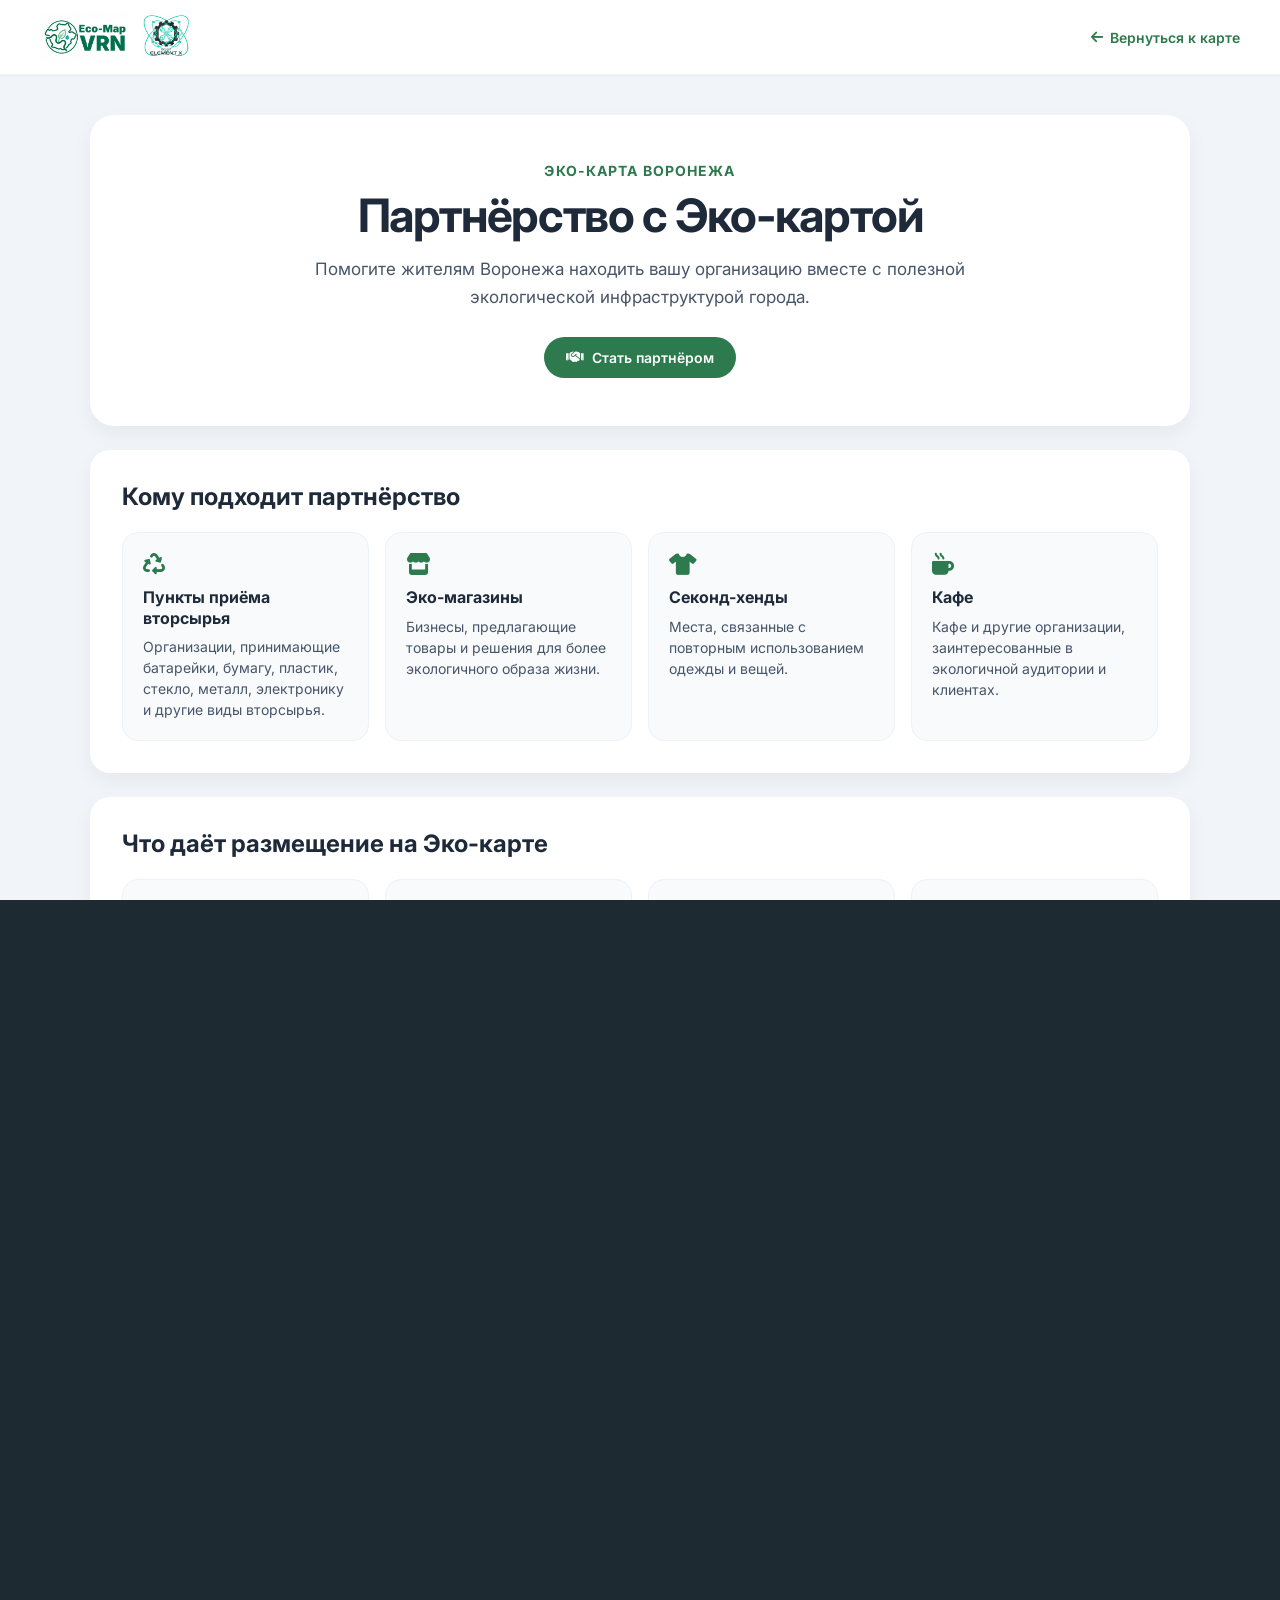
<file: business.html>
<!DOCTYPE html>
<html lang="ru">
<head>
    <meta charset="UTF-8">
    <meta name="viewport" content="width=device-width, initial-scale=1.0">
    <meta name="description" content="Партнёрство с Эко-картой Воронежа для бизнеса">
    <title>Для бизнеса — Эко-карта Воронежа</title>

    <link href="https://fonts.googleapis.com/css2?family=Inter:opsz,wght@14..32,300;400;500;600;700&display=swap" rel="stylesheet">
    <link rel="stylesheet" href="https://cdnjs.cloudflare.com/ajax/libs/font-awesome/6.0.0-beta3/css/all.min.css">
    <link rel="stylesheet" href="./style.css">

    <link rel="icon" type="image/png" href="favicon-96x96.png" sizes="96x96" />
    <link rel="icon" type="image/svg+xml" href="favicon.svg" />
    <link rel="shortcut icon" href="favicon.ico" />
    <link rel="apple-touch-icon" sizes="180x180" href="apple-touch-icon.png" />
    <link rel="manifest" href="site.webmanifest" />

    
</head>

<body class="business-body">
    <div class="business-page">
        <header class="business-header">
            <div class="business-header-inner">
                <a href="index.html" class="business-brand" aria-label="Вернуться на Эко-карту">
                    <img src="logo-eco-map.png" alt="Eco-Map VRN">
                    <img src="logo-team.png" alt="Element X">
                </a>

                <a href="index.html" class="business-back">
                    <i class="fas fa-arrow-left"></i>
                    <span>Вернуться к карте</span>
                </a>
            </div>
        </header>

        <main class="business-main">
            <section class="business-hero">
                <div class="business-kicker">Эко-карта Воронежа</div>
                <h1>Партнёрство с Эко-картой</h1>
                <p>Помогите жителям Воронежа находить вашу организацию вместе с полезной экологической инфраструктурой города.</p>

                <a class="business-cta" href="#business-contact">
                    <i class="fas fa-handshake"></i>
                    <span>Стать партнёром</span>
                </a>
            </section>

            <section class="business-section">
                <h2>Кому подходит партнёрство</h2>

                <div class="business-grid">
                    <article class="business-card">
                        <i class="fas fa-recycle"></i>
                        <h3>Пункты приёма вторсырья</h3>
                        <p>Организации, принимающие батарейки, бумагу, пластик, стекло, металл, электронику и другие виды вторсырья.</p>
                    </article>

                    <article class="business-card">
                        <i class="fas fa-store"></i>
                        <h3>Эко-магазины</h3>
                        <p>Бизнесы, предлагающие товары и решения для более экологичного образа жизни.</p>
                    </article>

                    <article class="business-card">
                        <i class="fas fa-shirt"></i>
                        <h3>Секонд-хенды</h3>
                        <p>Места, связанные с повторным использованием одежды и вещей.</p>
                    </article>

                    <article class="business-card">
                        <i class="fas fa-mug-hot"></i>
                        <h3>Кафе</h3>
                        <p>Кафе и другие организации, заинтересованные в экологичной аудитории и клиентах.</p>
                    </article>
                </div>
            </section>

            <section class="business-section">
                <h2>Что даёт размещение на Эко-карте</h2>

                <div class="business-grid">
                    <article class="business-card">
                        <i class="fas fa-map-marker-alt"></i>
                        <h3>Присутствие на карте</h3>
                        <p>Организация становится доступной пользователям Эко-карты среди экологической инфраструктуры города.</p>
                    </article>

                    <article class="business-card">
                        <i class="fas fa-users"></i>
                        <h3>Доступ к аудитории</h3>
                        <p>Проект ориентирован на жителей Воронежа, эко-активистов, волонтёров, студентов и школьников.</p>
                    </article>

                    <article class="business-card">
                        <i class="fas fa-leaf"></i>
                        <h3>Экологический контекст</h3>
                        <p>Бизнес становится частью сервиса, который делает экологичный образ жизни проще и доступнее.</p>
                    </article>

                    <article class="business-card">
                        <i class="fas fa-location-dot"></i>
                        <h3>Информация об объекте</h3>
                        <p>Пользователь может находить экологические объекты через карту, поиск и фильтры.</p>
                    </article>
                </div>

                <p class="business-note">Конкретные условия, формат и стоимость партнёрского размещения согласовываются с командой проекта отдельно.</p>
            </section>

            <section class="business-section">
                <h2>Как начать сотрудничество</h2>

                <div class="business-steps">
                    <article class="business-step">
                        <div class="business-step-number">01</div>
                        <h3>Свяжитесь с нами</h3>
                        <p>Выберите удобный способ связи с командой проекта.</p>
                    </article>

                    <article class="business-step">
                        <div class="business-step-number">02</div>
                        <h3>Расскажите об организации</h3>
                        <p>Укажите название, направление деятельности и контакт для связи.</p>
                    </article>

                    <article class="business-step">
                        <div class="business-step-number">03</div>
                        <h3>Обсудим размещение</h3>
                        <p>Согласуем формат сотрудничества и необходимые данные.</p>
                    </article>

                    <article class="business-step">
                        <div class="business-step-number">04</div>
                        <h3>Размещение на Эко-карте</h3>
                        <p>После согласования организация может быть добавлена в экосистему проекта.</p>
                    </article>
                </div>
            </section>

            <section class="business-section business-contact" id="business-contact">
                <h2>Хотите стать партнёром?</h2>
                <p>Выберите удобный способ связи с командой Эко-карты Воронежа.</p>

                <div class="business-contact-links">
                    <a class="business-contact-link" href="https://t.me/ecomapvrn" target="_blank" rel="noopener noreferrer">
                        <i class="fab fa-telegram-plane"></i>
                        <span>Telegram</span>
                    </a>

                    <a class="business-contact-link" href="https://vk.ru/club240008637" target="_blank" rel="noopener noreferrer">
                        <i class="fab fa-vk"></i>
                        <span>VK</span>
                    </a>

                    <a class="business-contact-link" href="https://max.ru/join/UCx8TmDJUwpx-iC_lzVOShKo-WEkQYhOubUBl6vOK78" target="_blank" rel="noopener noreferrer">
                        <i class="fas fa-comment-dots"></i>
                        <span>MAX</span>
                    </a>

                    <a class="business-contact-link" href="mailto:ecomapvrn@mail.ru">
                        <i class="fas fa-envelope"></i>
                        <span>Email</span>
                    </a>
                </div>

                <a class="business-email" href="mailto:ecomapvrn@mail.ru">ecomapvrn@mail.ru</a>
            </section>
        </main>

        <footer class="footer business-footer" id="businessFooter">
            <div class="footer-collapsed">
                <div class="footer-col-preview">Эко-карта Воронежа</div>
                <div class="footer-col-preview">Помочь проекту</div>
                <div class="footer-col-preview">Для бизнеса</div>
                <div class="footer-col-preview">Контакты</div>
            </div>

            <div class="footer-expanded">
                <div class="footer-inner">
                    <div class="footer-columns">
                        <div class="footer-col">
                            <h4>Эко-карта Воронежа</h4>
                            <p>Эко-карта Воронежа — цифровой сервис команды «Элемент-Х». Мы собрали экологическую инфраструктуру города: пункты приёма вторсырья, воду, секонд-хенды и эко-магазины. Проект развивается с жителями и партнёрами, расширяя возможности.</p>
                        </div>

                        <div class="footer-col">
                            <h4>Помочь проекту</h4>
                            <p>Нашли ошибку на карте, знаете новую точку или заметили проблему? Сообщите нам — мы обновим карту.</p>
                            <a href="https://forms.gle/wyjzyTzU7bwVed89A" target="_blank" rel="noopener noreferrer" class="footer-btn">Сообщить о проблеме или точке</a>
                        </div>

                        <div class="footer-col">
                            <h4>Для бизнеса</h4>
                            <p>Разместите свою организацию на Эко-карте и расскажите о ней жителям Воронежа.</p>
                            <a href="business.html" class="footer-btn">Подробнее</a>
                        </div>

                        <div class="footer-col">
                            <h4>Контакты</h4>
                            <p>ecomapvrn@mail.ru</p>
                            <p><a class="foot-social" href="https://t.me/ecomapvrn">Telegram</a></p>
                            <p><a class="foot-social" href="https://max.ru/join/UCx8TmDJUwpx-iC_lzVOShKo-WEkQYhOubUBl6vOK78">MAX</a></p>
                            <p><a class="foot-social" href="https://vk.ru/club240008637">VK</a></p>
                        </div>
                    </div>

                    <div class="footer-bottom">
                        <span>© 2025 · Данные обновляются при участии жителей</span>
                    </div>
                </div>
            </div>
        </footer>
    </div>

    <script>
        // Footer бизнес-страницы: hover на ПК, tap на мобильном.
        (function () {
            const footer = document.getElementById('businessFooter');
            if (!footer) return;

            const collapsed = footer.querySelector('.footer-collapsed');

            function isMobileFooterMode() {
                return window.innerWidth <= 768 || window.matchMedia('(pointer: coarse)').matches;
            }

            if (collapsed) {
                collapsed.addEventListener('pointerup', (event) => {
                    if (!isMobileFooterMode()) return;
                    event.preventDefault();
                    event.stopPropagation();
                    footer.classList.toggle('is-open');
                });
            }

            document.addEventListener('click', (event) => {
                if (!footer.contains(event.target)) {
                    footer.classList.remove('is-open');
                }
            });

            document.addEventListener('keydown', (event) => {
                if (event.key === 'Escape') {
                    footer.classList.remove('is-open');
                }
            });
        })();
    </script>

</body>
</html>
</file>
<file: style.css>
html {
    background: #1e2a32;
}

* {
    margin: 0;
    padding: 0;
    box-sizing: border-box;
}

html {
    width: 100%;
    min-height: 100%;
    overflow-x: hidden;
    background: #1e2a32;
}

:root {
    /* Squircle-радиусы: чем крупнее элемент, тем плавнее скругление */
    --radius-xs: 10px;
    --radius-sm: 14px;
    --radius-md: 20px;
    --radius-lg: 28px;
    --radius-pill: 999px;
    --ease-squircle: cubic-bezier(0.22, 1, 0.36, 1);
    --shadow-xs: 0 1px 3px rgba(15, 23, 42, 0.04);
    --shadow-sm: 0 4px 14px rgba(15, 23, 42, 0.07);
    --shadow-md: 0 10px 28px rgba(15, 23, 42, 0.08);
    --shadow-lg: 0 20px 48px rgba(15, 23, 42, 0.14);
}

body {
    width: 100%;
    max-width: 100%;
    font-family: 'Inter', sans-serif;
    background: #F1F4F8;
    height: 100vh;
    height: 100dvh;
    min-height: 100dvh;
    overflow: hidden;
}

.app-wrapper {
    display: flex;
    flex-direction: column;
    height: 100vh;
    height: 100dvh;
    min-height: 100dvh;
    width: 100%;
    max-width: 100%;
    overflow: hidden;
    background: #eef2f5;
}

.top-bar {
    background: white;
    padding: max(12px, env(safe-area-inset-top)) 24px 12px;
    box-shadow: var(--shadow-xs);
    border-bottom: 1px solid rgba(0,0,0,0.05);
    flex-shrink: 0;
    display: flex;
    align-items: center;
    justify-content: space-between;
    gap: 20px;
    flex-wrap: wrap;
}

.logo {
    display: flex;
    align-items: center;
    margin-left: 50px;
    gap: 10px;
}
.logo-img {
    height: 50px;
    width: auto;
}
.logo-icon {
    height: 50px;
    width: auto;
}

.search-container {
    flex: 1;
    max-width: 500px;
    display: flex;
    margin: auto;
    gap: 12px;
}

#searchInput {
    flex: 1;
    padding: 10px 18px;
    font-size: 15px;
    border: 1px solid #d0d7de;
    border-radius: var(--radius-pill);
    outline: none;
    font-family: 'Inter', sans-serif;
    transition: border-color 0.2s var(--ease-squircle), box-shadow 0.2s var(--ease-squircle);
}

#searchInput:focus {
    border-color: #2c7a4d;
    box-shadow: 0 0 0 4px rgba(44,122,77,0.1);
}

#searchBtn {
    background: #2c7a4d;
    border: none;
    padding: 0 20px;
    border-radius: var(--radius-pill);
    color: white;
    font-weight: 500;
    cursor: pointer;
    transition: background-color 0.25s var(--ease-squircle), transform 0.25s var(--ease-squircle), box-shadow 0.25s var(--ease-squircle);
    font-weight: bold;
}

#searchBtn:hover {
    background: #1f5a38;
    transform: translateY(-1px);
    box-shadow: var(--shadow-sm);
}

.account-icon {
    font-size: 32px;
    color: #2c7a4d;
    cursor: pointer;
    transition: 0.2s;
    margin-right: 50px;
}

.account-icon:hover {
    color: #1f5a38;
}

.cup-link {
    background: #6f4e37;
    color: white;
    padding: 10px 20px;
    border-radius: var(--radius-pill);
    font-weight: 500;
    font-size: 14px;
    text-decoration: none;
    transition: background-color 0.25s var(--ease-squircle), transform 0.25s var(--ease-squircle);
    display: inline-flex;
    align-items: center;
    gap: 8px;
    white-space: nowrap;
}

.cup-link:hover {
    background: #40312f;
    transform: translateY(-1px);
}

.cup-link.active {
    background: #2c7a4d;
    cursor: pointer;
    transform: none;
}

.cup-link.active:hover {
    background: #1f5a38;
    transform: translateY(-1px);
}

.main-layout {
    display: flex;
    flex: 1;
    min-height: 0;
    position: relative;
}

.sidebar-rail {
    width: 48px;
    background: #f8fafc;
    border-right: 1px solid #e2e8f0;
    display: flex;
    flex-direction: column;
    align-items: center;
    padding-top: 20px;
    flex-shrink: 0;
    z-index: 20;
}

.rail-toggle {
    width: 36px;
    height: 36px;
    background: white;
    border-radius: 50%;
    display: flex;
    align-items: center;
    justify-content: center;
    cursor: pointer;
    box-shadow: var(--shadow-sm);
    color: #2c7a4d;
    transition: transform 0.25s var(--ease-squircle), box-shadow 0.25s var(--ease-squircle);
    border: 1px solid #e2e8f0;
}

.rail-toggle:hover {
    transform: scale(1.06);
    box-shadow: var(--shadow-md);
}

.sidebar-panel {
    width: 0;
    overflow: hidden;
    background: white;
    border-right: 1px solid #e2e8f0;
    transition: width 0.35s var(--ease-squircle);
    flex-shrink: 0;
    display: flex;
    flex-direction: column;
    z-index: 15;
}

.sidebar-panel.open {
    width: 320px;
}

.panel-header {
    display: flex;
    justify-content: space-between;
    align-items: center;
    padding: 20px;
    border-bottom: 1px solid #edf2f7;
}

.panel-content {
    padding: 20px;
    overflow-y: auto;
    flex: 1;
}

.filter-section {
    margin-bottom: 28px;
    font-size: 14px;
}

.filter-title {
    font-weight: 600;
    font-size: 14px;
    color: #1e2a3a;
    margin-bottom: 12px;
    display: block;
}

/* Чекбоксы – без галочек, только цвет фона */
.filter-checkbox input[type="checkbox"],
.sub-filter-group input[type="checkbox"] {
    appearance: none;
    width: 18px;
    height: 18px;
    border: 2px solid #cbd5e1;
    border-radius: 7px;
    background: white;
    cursor: pointer;
    position: relative;
    transition: all 0.2s var(--ease-squircle);
    flex-shrink: 0;
}

.filter-checkbox input[type="checkbox"]:checked,
.sub-filter-group input[type="checkbox"]:checked {
    background-color: #2c7a4d;
    border-color: #2c7a4d;
    transform: scale(1.02);
}

.filter-checkbox input[type="checkbox"]:checked::after,
.sub-filter-group input[type="checkbox"]:checked::after {
    content: "";
    display: none;
}

.filter-checkbox input[type="checkbox"]:hover,
.sub-filter-group input[type="checkbox"]:hover {
    border-color: #2c7a4d;
    transform: scale(1.05);
}

.filter-group label {
    display: flex;
    align-items: center;
    gap: 8px;
    margin-bottom: 8px;
    font-size: 14px;
    cursor: pointer;
}

.sub-filter-group label {
    margin-bottom: 6px;
    font-size: 13px;
    color: #334155;
    display: flex;
    align-items: center;
    gap: 8px;
}

.district-select {
    width: 100%;
    padding: 8px;
    border-radius: var(--radius-sm);
    border: 1px solid #cbd5e1;
    font-family: 'Inter', sans-serif;
    transition: border-color 0.2s var(--ease-squircle), box-shadow 0.2s var(--ease-squircle);
}

.district-select:focus {
    outline: none;
    border-color: #2c7a4d;
    box-shadow: 0 0 0 4px rgba(44,122,77,0.1);
}

/* Вертикальное расположение кнопок режима работы */
.worktime-buttons-vertical {
    display: flex;
    flex-direction: column;
    gap: 8px;
    margin-bottom: 12px;
}

.worktime-buttons-vertical .worktime-btn {
    background: #e9edf2;
    border: none;
    padding: 10px 16px;
    border-radius: var(--radius-pill);
    font-size: 13px;
    font-weight: 500;
    font-family: 'Inter', sans-serif;
    color: #475569;
    cursor: pointer;
    transition: background-color 0.25s var(--ease-squircle), transform 0.25s var(--ease-squircle);
    text-align: center;
    width: 100%;
}

.worktime-buttons-vertical .worktime-btn:hover {
    background: #d1d9e2;
    transform: translateY(-1px);
}

.worktime-buttons-vertical .worktime-btn.active {
    background: #2c7a4d;
    color: white;
}

.worktime-buttons-vertical .worktime-btn.active:hover {
    background: #1f5a38;
}

/* Блок выбора времени (показывается при активной кнопке "all") */
.time-picker {
    background: #f8fafc;
    border-radius: var(--radius-md);
    padding: 16px;
    margin-top: 8px;
    display: none;
    box-shadow: var(--shadow-xs);
}

.time-picker.visible {
    display: block;
}

.time-picker label {
    font-size: 13px;
    font-weight: 500;
    color: #1e2a3a;
    display: block;
    margin-bottom: 8px;
}

.time-selectors {
    display: flex;
    align-items: center;
    gap: 8px;
    flex-wrap: wrap;
}

.time-selectors select {
    padding: 6px 12px;
    border-radius: var(--radius-sm);
    border: 1px solid #cbd5e1;
    font-family: 'Inter', sans-serif;
    font-size: 14px;
    background: white;
    transition: border-color 0.2s var(--ease-squircle);
}

.time-selectors span {
    font-weight: 600;
    color: #1e2a3a;
}

.apply-time-btn {
    background: #2c7a4d;
    border: none;
    padding: 6px 16px;
    border-radius: var(--radius-pill);
    color: white;
    font-weight: 500;
    font-size: 13px;
    cursor: pointer;
    transition: background-color 0.25s var(--ease-squircle), transform 0.25s var(--ease-squircle);
}

.apply-time-btn:hover {
    background: #1f5a38;
    transform: translateY(-1px);
}

.map-container {
    flex: 1;
    position: relative;
    min-width: 0;
    margin: 16px;
    border-radius: var(--radius-lg);
    overflow: hidden;
    box-shadow: var(--shadow-md);
    background: #fff;
}
#map {
    position: absolute;
    inset: 0;
    width: auto;
    height: auto;
}

/* popup */
.custom-popup .leaflet-popup-content-wrapper {
    border-radius: var(--radius-md);
    padding: 0;
    background: white;
    box-shadow: var(--shadow-lg);
}
.popup-inner {
    padding: 16px 18px;
}
.popup-title {
    font-weight: 700;
    font-size: 16px;
    margin-bottom: 6px;
}
.popup-address, .popup-hours, .popup-desc, .popup-contacts {
    font-size: 13px;
    color: #334155;
    margin-bottom: 6px;
    display: flex;
    align-items: center;
    gap: 6px;
}
.route-btn, .route-btn:link, .route-btn:visited {
    display: inline-flex;
    align-items: center;
    gap: 8px;
    background: #2c7a4d;
    color: white;
    padding: 8px 16px;
    border-radius: var(--radius-pill);
    text-decoration: none;
    font-size: 13px;
    margin-top: 10px;
    transition: background-color 0.25s var(--ease-squircle), transform 0.25s var(--ease-squircle);
}
.route-btn:hover {
    background: #1f5a38;
    transform: translateY(-1px);
}
.leaflet-popup-close-button {
    padding: 15px 22px;
}

.popup-inner {
    max-height: min(50vh, 320px);
    max-height: min(50dvh, 320px);
    overflow-y: auto;
    overflow-wrap: anywhere;
}

.popup-address,
.popup-hours,
.popup-desc,
.popup-contacts,
.popup-website {
    align-items: flex-start;
}

.popup-website {
    display: flex;
    gap: 6px;
    font-size: 13px;
    color: #334155;
    margin-bottom: 6px;
}

.popup-address i,
.popup-hours i,
.popup-desc i,
.popup-contacts i,
.popup-website i {
    flex-shrink: 0;
    margin-top: 2px;
}

.panel-close {
    display: none;
    width: 36px;
    height: 36px;
    margin-left: auto;
    border: none;
    border-radius: 50%;
    background: #f1f5f9;
    color: #475569;
    cursor: pointer;
    align-items: center;
    justify-content: center;
    font-size: 15px;
    transition: background-color 0.2s var(--ease-squircle), color 0.2s var(--ease-squircle), transform 0.2s var(--ease-squircle);
}

.panel-close:hover {
    background: #e2e8f0;
    color: #1e2a3a;
    transform: scale(1.04);
}

.panel-content {
    min-height: 0;
    overscroll-behavior: contain;
    -webkit-overflow-scrolling: touch;
}

.sidebar-panel {
    min-height: 0;
}



/* =========================
   ФУТЕР
   ========================= */
.footer {
    position: relative;
    z-index: 2000;
    flex-shrink: 0;
    height: 56px;
    max-height: 56px;
    overflow: visible;
    width: 100%;
    background: #1e2a32;
    color: #cddfe7;
    cursor: pointer;
    border-top: 1px solid rgba(255, 255, 255, 0.05);
    box-sizing: border-box;
    transition: box-shadow 0.35s var(--ease-squircle);
}

.footer-collapsed {
    width: min(1200px, calc(100% - 64px));
    height: 56px;
    margin: 0 auto;
    padding: 0;
    display: grid;
    grid-template-columns: repeat(4, minmax(0, 1fr));
    align-items: center;
    font-weight: 600;
    transition: opacity 0.3s ease;
}

.footer-col-preview {
    min-width: 0;
    text-align: center;
    font-size: 14px;
    line-height: 1.2;
    color: #cddfe7;
    white-space: nowrap;
    overflow: hidden;
    padding: 0;
}

.footer-inner {
    width: min(1200px, calc(100% - 64px));
    max-width: none;
    height: 100%;
    margin: 0 auto;
    display: flex;
    flex-direction: column;
}

.footer-expanded {
    position: absolute;
    left: 0;
    right: 0;
    bottom: 0;
    width: 100%;
    max-height: min(75vh, 520px);
    max-height: min(75dvh, 520px);
    overflow-y: auto;
    background: #1e2a32;
    box-shadow: 0 -8px 30px rgba(0, 0, 0, 0.12);
    padding: 24px 0 calc(16px + env(safe-area-inset-bottom));
    box-sizing: border-box;
    opacity: 0;
    visibility: hidden;
    pointer-events: none;
    clip-path: inset(100% 0 0 0);
    transition: clip-path 0.65s var(--ease-squircle), opacity 0.3s ease, visibility 0s linear 0.65s;
}

.footer.is-open .footer-expanded {
    opacity: 1;
    visibility: visible;
    pointer-events: auto;
    clip-path: inset(-40px 0 0 0);
    transition: clip-path 0.75s var(--ease-squircle), opacity 0.4s ease, visibility 0s;
}

.footer.is-open .footer-collapsed {
    opacity: 0;
    pointer-events: none;
}

.footer-columns {
    width: 100%;
    display: grid;
    grid-template-columns: repeat(4, minmax(0, 1fr));
    gap: 0;
    align-items: start;
}

.footer-col {
    min-width: 0;
    flex: none;
    padding: 0 16px;
}

.footer-col:first-child { padding-left: 0; }
.footer-col:last-child { padding-right: 0; }

.footer-col h4 {
    font-weight: 700;
    margin: 0 0 14px;
    color: white;
    font-size: 18px;
    line-height: 1.25;
    letter-spacing: -0.2px;
    text-align: center;
}

/* Правило footer: в свёрнутом состоянии заголовки по центру. */
#footer .footer-col-preview {
    text-align: center;
}

/* В раскрытом состоянии содержимое колонок выравнивается по левому краю. */
#footer .footer-col h4 {
    text-align: left;
}

.footer-col p {
    margin: 0 0 10px;
    display: flex;
    align-items: flex-start;
    gap: 8px;
    font-size: 13px;
    line-height: 1.4;
    color: #cddfe7;
}

.foot-social {
    color: #cddfe7;
    text-decoration: none;
    text-transform: none;
}

.footer-btn {
    display: inline-flex;
    align-items: center;
    justify-content: center;
    background: #2c7a4d;
    border: none;
    padding: 8px 16px;
    border-radius: var(--radius-pill);
    color: white;
    font-weight: 500;
    font-size: 13px;
    cursor: pointer;
    margin-top: 8px;
    transition: background-color 0.25s var(--ease-squircle), transform 0.25s var(--ease-squircle), box-shadow 0.25s var(--ease-squircle);
    text-decoration: none;
}

.footer-btn:hover {
    background: #3f9e64;
    transform: translateY(-1px);
    box-shadow: var(--shadow-sm);
    color: white;
}

.footer-btn:visited { color: white; }

.footer-bottom {
    text-align: center;
    margin-top: auto;
    padding-top: 14px;
    border-top: 1px solid rgba(255, 255, 255, 0.1);
    font-size: 12px;
    color: #94a3b8;
}

@media (hover: hover) and (pointer: fine) and (min-width: 769px) {
    .footer:hover {
        box-shadow: 0 -8px 30px rgba(0, 0, 0, 0.08);
    }

    .footer:hover .footer-expanded {
        opacity: 1;
        visibility: visible;
        pointer-events: auto;
        clip-path: inset(-40px 0 0 0);
        transition: clip-path 0.75s var(--ease-squircle), opacity 0.4s ease, visibility 0s;
    }

    .footer:hover .footer-collapsed {
        opacity: 0;
        pointer-events: none;
    }
}

.leaflet-control-zoom {
    position: relative;
    bottom: auto;
    right: auto;
}
.leaflet-control-attribution {
    display: none;
}

/* ========== АДАПТИВНОСТЬ ========== */

/* Для планшетов и маленьких ноутбуков */
@media (max-width: 1024px) {
    .top-bar {
        padding: 10px 16px;
        gap: 12px;
    }
    .logo {
        margin-left: 20px;
    }
    .logo-img, .logo-icon {
        height: 40px;
    }
    .account-icon {
        margin-right: 20px;
        font-size: 28px;
    }
    .sidebar-panel.open {
        width: 280px;
    }
    .search-container {
        max-width: 400px;
    }
}

/* Для планшетов вертикальной ориентации и больших телефонов */
@media (max-width: 768px) {
    .top-bar {
        padding: 8px 12px;
        gap: 8px;
    }
    .logo {
        margin-left: 0;
        gap: 6px;
    }
    .logo-img, .logo-icon {
        height: 32px;
    }
    .search-container {
        max-width: 100%;
        flex: 1 1 100%;
        order: 3; /* переносим поиск на следующую строку */
    }
    .cup-link {
        font-size: 12px;
        padding: 6px 12px;
    }
    .account-icon {
        font-size: 24px;
        margin-right: 0;
    }
    .sidebar-rail {
        width: 40px;
    }
    .rail-toggle {
        width: 30px;
        height: 30px;
        font-size: 14px;
    }
    .sidebar-panel.open {
        width: 260px;
    }
    .panel-header h3 {
        font-size: 16px;
    }
    .panel-content {
        padding: 16px;
    }
    .filter-section {
        margin-bottom: 20px;
    }
    .map-container {
        margin: 12px;
        border-radius: var(--radius-md);
    }
    .footer-collapsed {
        padding: 0;
        font-size: 13px;
    }
    .footer-col h4 {
        font-size: 16px;
    }
    .footer-col p {
        font-size: 12px;
    }
    .footer-expanded {
        padding: 0 16px 12px;
    }
    .footer:hover .footer-expanded {
        padding: 16px 16px 12px;
    }
    .footer-columns {
        gap: 24px;
    }
    .footer-col {
        min-width: 0;
    }

    /* Мобильная панель фильтров — слой поверх карты */
    .sidebar-rail {
        position: absolute;
        top: 12px;
        left: 12px;
        width: auto;
        padding: 0;
        background: transparent;
        border: none;
        z-index: 1600;
    }

    .rail-toggle {
        width: 44px;
        height: 44px;
        font-size: 16px;
        box-shadow: var(--shadow-md);
    }

    .main-layout.panel-open .sidebar-rail {
        display: none;
    }

    .sidebar-panel,
    .sidebar-panel.open {
        position: absolute;
        top: 0;
        bottom: 0;
        left: 0;
        width: min(88vw, 340px);
        max-width: none;
        z-index: 1700;
        border-right: 1px solid #e2e8f0;
        transform: translateX(-105%);
        visibility: hidden;
        box-shadow: none;
        transition: transform 0.35s var(--ease-squircle), visibility 0s linear 0.35s;
    }

    .sidebar-panel.open {
        transform: translateX(0);
        visibility: visible;
        box-shadow: var(--shadow-lg);
        transition: transform 0.35s var(--ease-squircle), visibility 0s;
    }

    .panel-close {
        display: inline-flex;
    }

    .leaflet-bottom.leaflet-right .leaflet-control-zoom {
        margin: 0 12px 12px 0;
    }

    .footer-collapsed {
        width: 100%;
        padding: 0 8px;
        grid-template-columns: repeat(4, minmax(0, 1fr));
    }

    .footer-col-preview {
        font-size: 12px;
        white-space: normal;
        padding: 0 4px;
    }

    .footer-expanded {
        padding: 20px 16px calc(14px + env(safe-area-inset-bottom));
    }

    .footer-columns {
        grid-template-columns: repeat(2, minmax(0, 1fr));
        gap: 24px 0;
    }
}


/* Для мобильных телефонов */
@media (max-width: 480px) {
    .top-bar {
        padding: 6px 8px;
        gap: 4px;
    }
    .logo {
        margin-left: 0;
    }
    .logo-img, .logo-icon {
        height: 28px;
    }
    .search-container {
        gap: 6px;
    }
    #searchInput {
        font-size: 13px;
        padding: 6px 12px;
    }
    #searchBtn {
        padding: 6px 12px;
        font-size: 13px;
    }
    .cup-link {
        font-size: 11px;
        padding: 4px 10px;
    }
    .account-icon {
        font-size: 22px;
    }
    .sidebar-rail {
        width: 36px;
    }
    .rail-toggle {
        width: 26px;
        height: 26px;
        font-size: 12px;
    }
    .sidebar-panel.open {
        width: 100%;          /* на телефонах панель занимает почти весь экран */
        max-width: 100%;
        border-right: none;
    }
    .panel-header {
        padding: 12px 16px;
    }
    .panel-content {
        padding: 12px 16px;
    }
    .filter-section {
        margin-bottom: 16px;
        font-size: 13px;
    }
    .filter-title {
        font-size: 13px;
        margin-bottom: 8px;
    }
    .filter-group label {
        font-size: 13px;
        margin-bottom: 6px;
    }
    .sub-filter-group label {
        font-size: 12px;
    }
    .district-select {
        font-size: 13px;
        padding: 6px;
    }
    .worktime-buttons-vertical .worktime-btn {
        font-size: 12px;
        padding: 8px 12px;
    }
    .time-picker {
        padding: 12px;
    }
    .time-selectors select {
        font-size: 13px;
        padding: 4px 8px;
    }
    .apply-time-btn {
        font-size: 12px;
        padding: 4px 12px;
    }
    .map-container {
        margin: 8px;
        border-radius: var(--radius-sm);
    }
    .footer-collapsed {
        padding: 8px 12px;
        font-size: 12px;
        justify-content: space-around;
    }
    .footer-col-preview {
        font-size: 12px;
    }
    .footer-expanded {
        padding: 0 12px 8px;
    }
    .footer:hover .footer-expanded {
        padding: 12px 12px 8px;
    }
    .footer-columns {
        flex-direction: column;
        gap: 16px;
    }
    .footer-col {
        min-width: 0;
    }
    .footer-col h4 {
        font-size: 15px;
        margin-bottom: 8px;
    }
    .footer-col p {
        font-size: 12px;
        margin-bottom: 6px;
    }
    .footer-btn {
        font-size: 12px;
        padding: 6px 12px;
    }
    .footer-bottom {
        font-size: 11px;
        margin-top: 16px;
        padding-top: 12px;
    }
    .leaflet-control-zoom {
        bottom: 12px;
        right: 12px;
    }
    .popup-inner {
        padding: 12px 14px;
    }
    .popup-title {
        font-size: 14px;
    }
    .popup-address, .popup-hours, .popup-desc, .popup-contacts {
        font-size: 12px;
    }
    .route-btn {
        font-size: 12px;
        padding: 6px 12px;
    }
    .leaflet-popup-close-button {
        padding: 12px 18px;
    }
}

/* Для очень маленьких экранов (до 360px) */
@media (max-width: 360px) {
    .top-bar {
        padding: 4px 6px;
    }
    .logo-img, .logo-icon {
        height: 24px;
    }
    #searchInput {
        font-size: 12px;
        padding: 4px 8px;
    }
    #searchBtn {
        font-size: 12px;
        padding: 4px 8px;
    }
    .cup-link {
        font-size: 10px;
        padding: 3px 8px;
    }
    .account-icon {
        font-size: 20px;
    }
    .footer-col-preview {
        font-size: 8px;
    }

}

/* Тач-устройства: увеличенные зоны нажатия */
@media (pointer: coarse) {
    .leaflet-touch .leaflet-bar a {
        width: 40px;
        height: 40px;
        line-height: 40px;
    }

    .filter-group label { min-height: 36px; }
    .sub-filter-group label { min-height: 34px; }
    .filter-checkbox { min-height: 36px; }

    .filter-checkbox input[type="checkbox"],
    .sub-filter-group input[type="checkbox"] {
        width: 22px;
        height: 22px;
    }

    .worktime-buttons-vertical .worktime-btn { min-height: 44px; }
    .apply-time-btn,
    .route-btn { min-height: 40px; }
    .footer-btn { padding: 10px 18px; }
}

/* На тач-устройствах hover не должен оставлять элементы «приподнятыми». */
@media (hover: none) {
    #searchBtn:hover,
    .route-btn:hover,
    .apply-time-btn:hover,
    .footer-btn:hover,
    .rail-toggle:hover,
    .worktime-buttons-vertical .worktime-btn:hover,
    .filter-checkbox input[type="checkbox"]:hover,
    .sub-filter-group input[type="checkbox"]:hover,
    .business-card:hover,
    .business-step:hover {
        transform: none;
    }
}

/* Безопасная высота для карты и браузеров с динамической адресной строкой. */
body:not(.business-body) {
    height: 100vh;
    height: 100dvh;
    background: #1e2a32;
}

@media (max-width: 768px) {
    #searchInput,
    .district-select,
    .time-selectors select {
        font-size: 16px;
    }

    #searchBtn { min-height: 40px; }

    .top-bar {
        padding-top: max(8px, env(safe-area-inset-top));
    }
}

@media (max-width: 600px) {
    .footer-collapsed {
        width: 100%;
        grid-template-columns: repeat(4, minmax(0, 1fr));
        padding: 0 8px;
    }

    .footer-col-preview {
        font-size: 9px;
        line-height: 1.1;
        padding: 0;
        text-align: center;
        white-space: nowrap;
        overflow: hidden;
        text-overflow: clip;
    }

    .footer-expanded {
        padding: 16px 12px calc(10px + env(safe-area-inset-bottom));
    }

    .footer-columns {
        grid-template-columns: 1fr;
        gap: 16px;
    }

    .footer-col {
        padding: 0;
    }

    .footer-col h4 {
        font-size: 15px;
        margin-bottom: 8px;
    }

    .footer-col p {
        font-size: 12px;
        margin-bottom: 6px;
    }
}

@media (max-height: 500px) and (orientation: landscape) {
    .top-bar {
        flex-wrap: nowrap;
        padding: 4px 12px;
        gap: 8px;
    }

    .logo { margin-left: 0; }
    .logo-img, .logo-icon { height: 28px; }
    .search-container { order: 0; flex: 1 1 auto; max-width: 420px; margin: 0 auto; }
    .map-container { margin: 6px; }
    .footer { height: 44px; max-height: 44px; }
    .footer-collapsed { height: 44px; padding: 0 12px; }
    .footer .footer-expanded { max-height: 80vh; max-height: 80dvh; }
}


/* =========================================================
   СТРАНИЦА ПАРТНЁРСТВА ДЛЯ БИЗНЕСА
   ========================================================= */

body.business-body {
    min-height: 100vh;
    min-height: 100dvh;
    overflow-x: hidden;
    overflow-y: auto;
    background: #1e2a32;
}

.business-page {
    min-height: 100vh;
    min-height: 100dvh;
    display: flex;
    flex-direction: column;
    background: #F1F4F8;
}

.business-header {
    width: 100%;
    flex-shrink: 0;
    background: #FFFFFF;
    border-bottom: 1px solid rgba(0, 0, 0, 0.05);
    box-shadow: var(--shadow-xs);
}

.business-header-inner {
    width: min(1200px, calc(100% - 48px));
    min-height: 74px;
    margin: 0 auto;
    display: flex;
    align-items: center;
    justify-content: space-between;
    gap: 20px;
}

.business-brand {
    display: flex;
    align-items: center;
    gap: 10px;
    min-width: 0;
    text-decoration: none;
}

.business-brand img {
    display: block;
    width: auto;
    object-fit: contain;
}

.business-brand img:first-child,
.business-brand img:last-child {
    height: 50px;
}

.business-back {
    flex-shrink: 0;
    display: inline-flex;
    align-items: center;
    gap: 7px;
    color: #2c7a4d;
    text-decoration: none;
    font-size: 14px;
    font-weight: 600;
    transition: color 0.2s ease, transform 0.2s ease;
}

.business-back:hover {
    color: #1f5a38;
    transform: translateX(-2px);
}

.business-main {
    width: min(1100px, calc(100% - 32px));
    margin: 0 auto;
    padding: 40px 0 48px;
    flex: 1;
}

.business-hero,
.business-section {
    background: #FFFFFF;
    box-shadow: 0 8px 20px rgba(0, 0, 0, 0.05);
}

.business-hero {
    padding: 48px;
    border-radius: 24px;
    text-align: center;
}

.business-kicker {
    margin-bottom: 10px;
    color: #2c7a4d;
    font-size: 14px;
    line-height: 1.2;
    font-weight: 700;
    text-transform: uppercase;
    letter-spacing: 0.08em;
}

.business-hero h1 {
    margin: 0 0 16px;
    color: #1e2a3a;
    font-size: clamp(30px, 5vw, 46px);
    line-height: 1.1;
    font-weight: 700;
    letter-spacing: -0.03em;
}

.business-hero p {
    max-width: 720px;
    margin: 0 auto;
    color: #475569;
    font-size: 17px;
    line-height: 1.6;
}

.business-cta {
    display: inline-flex;
    align-items: center;
    justify-content: center;
    gap: 8px;
    margin-top: 26px;
    padding: 12px 22px;
    border-radius: 999px;
    background: #2c7a4d;
    color: #FFFFFF;
    font-size: 14px;
    font-weight: 600;
    text-decoration: none;
    transition: background-color 0.25s ease, transform 0.25s ease, box-shadow 0.25s ease;
}

.business-cta:hover {
    background: #1f5a38;
    color: #FFFFFF;
    transform: translateY(-1px);
    box-shadow: 0 4px 14px rgba(15, 23, 42, 0.07);
}

.business-section {
    margin-top: 24px;
    padding: 32px;
    border-radius: 20px;
}

.business-section h2 {
    margin: 0 0 20px;
    color: #1e2a3a;
    font-size: 24px;
    line-height: 1.25;
    font-weight: 700;
}

.business-grid {
    display: grid;
    grid-template-columns: repeat(4, minmax(0, 1fr));
    gap: 16px;
}

.business-card {
    background: #f8fafc;
    border: 1px solid #edf2f7;
    border-radius: 16px;
    padding: 20px;
    transition: transform 0.25s ease, box-shadow 0.25s ease;
}

.business-card:hover {
    transform: translateY(-2px);
    box-shadow: 0 4px 14px rgba(15, 23, 42, 0.07);
}

.business-card i {
    display: block;
    margin-bottom: 12px;
    color: #2c7a4d;
    font-size: 22px;
}

.business-card h3 {
    margin: 0 0 8px;
    color: #1e2a3a;
    font-size: 16px;
    line-height: 1.3;
}

.business-card p {
    margin: 0;
    color: #475569;
    font-size: 14px;
    line-height: 1.5;
}

.business-steps {
    display: grid;
    grid-template-columns: repeat(4, minmax(0, 1fr));
    gap: 16px;
}

.business-step {
    position: relative;
    padding: 20px;
    background: #FFFFFF;
    border: 1px solid #e2e8f0;
    border-radius: 16px;
    transition: transform 0.25s ease, box-shadow 0.25s ease;
}

.business-step:hover {
    transform: translateY(-2px);
    box-shadow: 0 4px 14px rgba(15, 23, 42, 0.07);
}

.business-step-number {
    margin-bottom: 10px;
    color: #2c7a4d;
    font-size: 13px;
    line-height: 1;
    font-weight: 700;
}

.business-step h3 {
    margin: 0 0 6px;
    color: #1e2a3a;
    font-size: 16px;
    line-height: 1.3;
}

.business-step p {
    margin: 0;
    color: #64748b;
    font-size: 13px;
    line-height: 1.5;
}

.business-note {
    margin: 16px 0 0;
    color: #64748b;
    font-size: 13px;
    line-height: 1.6;
}

.business-contact {
    text-align: center;
}

.business-contact p {
    margin: 0;
    color: #475569;
    line-height: 1.6;
}

.business-contact-links {
    display: flex;
    justify-content: center;
    align-items: center;
    flex-wrap: wrap;
    gap: 10px;
    margin-top: 20px;
}

.business-contact-link {
    display: inline-flex;
    align-items: center;
    justify-content: center;
    gap: 7px;
    padding: 9px 14px;
    border-radius: 30px;
    border: 1px solid #e2e8f0;
    background: #f8fafc;
    color: #334155;
    text-decoration: none;
    font-size: 13px;
    font-weight: 600;
    transition: background-color 0.2s ease, border-color 0.2s ease, transform 0.2s ease;
}

.business-contact-link:hover {
    background: #eef4f0;
    border-color: #cbded3;
    color: #334155;
    transform: translateY(-1px);
}

.business-email {
    display: inline-block;
    margin-top: 14px;
    color: #2c7a4d;
    font-weight: 700;
    text-decoration: none;
}

.business-email:hover {
    color: #1f5a38;
}

/* Бизнес-footer использует ту же геометрию, что и footer карты. */
.business-footer {
    margin-top: auto;
}

.business-footer .footer-collapsed,
.business-footer .footer-inner {
    width: min(1200px, calc(100% - 64px));
}

.business-footer .footer-columns {
    grid-template-columns: repeat(4, minmax(0, 1fr));
}

@media (min-width: 769px) {
    .business-footer .footer-col-preview {
        text-align: center;
    }

    .business-footer .footer-col h4 {
        text-align: left;
    }
}

@media (max-width: 900px) {
    .business-grid,
    .business-steps {
        grid-template-columns: repeat(2, minmax(0, 1fr));
    }

    .business-hero {
        padding: 36px 28px;
    }
}

@media (max-width: 768px) {
    .business-header-inner {
        width: min(100%, calc(100% - 24px));
        min-height: 60px;
    }

    .business-brand img:first-child,
    .business-brand img:last-child {
        height: 38px;
    }

    .business-back {
        font-size: 12px;
    }

    .business-footer .footer-collapsed,
    .business-footer .footer-inner {
        width: 100%;
    }

    .business-footer .footer-collapsed {
        grid-template-columns: repeat(4, minmax(0, 1fr));
        padding: 0 8px;
    }

    .business-footer .footer-col-preview {
        font-size: 9px;
        text-align: center;
        white-space: nowrap;
        overflow: hidden;
        padding: 0;
    }

    .business-footer .footer-columns {
        grid-template-columns: repeat(2, minmax(0, 1fr));
        gap: 18px 0;
    }
}

@media (max-width: 600px) {
    .business-main {
        width: calc(100% - 16px);
        padding: 24px 0 40px;
    }

    .business-hero,
    .business-section {
        padding: 24px 18px;
        border-radius: 16px;
    }

    .business-grid,
    .business-steps {
        grid-template-columns: 1fr;
    }

    .business-hero p {
        font-size: 15px;
    }

    .business-contact-links {
        flex-direction: column;
        align-items: stretch;
    }

    .business-contact-link {
        justify-content: center;
    }

    .business-footer .footer-expanded {
        padding: 16px 12px calc(10px + env(safe-area-inset-bottom));
    }

    .business-footer .footer-columns {
        grid-template-columns: 1fr;
        gap: 14px;
    }

    .business-footer .footer-col {
        padding: 0;
    }

    .business-footer .footer-col h4 {
        font-size: 15px;
        margin-bottom: 7px;
        text-align: left;
    }

    .business-footer .footer-col p {
        font-size: 12px;
        margin-bottom: 6px;
    }
}

@media (max-width: 480px) {
    .business-header-inner {
        width: calc(100% - 16px);
    }

    .business-brand {
        gap: 6px;
    }

    .business-brand img:first-child,
    .business-brand img:last-child {
        height: 30px;
    }

    .business-back {
        font-size: 11px;
    }

    .business-footer .footer-col-preview {
        font-size: 8px;
        text-align: center;
    }
}

@media (hover: none) {
    .business-card:hover,
    .business-step:hover {
        transform: none;
    }
}
</file>
